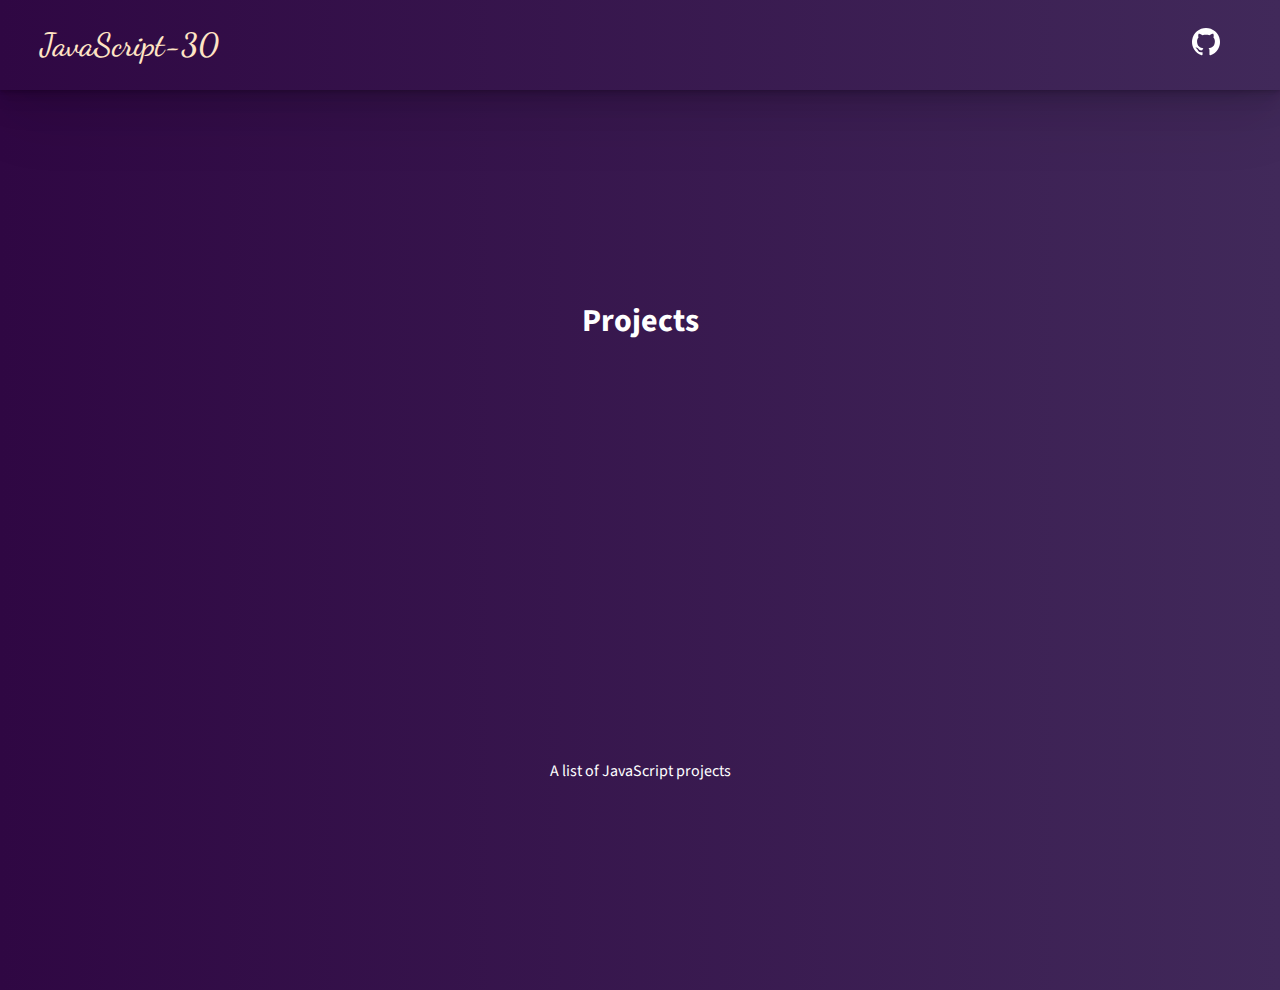
<file: index.html>
<!DOCTYPE html>
<html lang="en">
  <head>
    <meta charset="UTF-8" />
    <meta name="viewport" content="width=device-width, initial-scale=1.0" />
    <meta http-equiv="X-UA-Compatible" content="ie=edge" />
    <title>JavaScript-30</title>
    <link rel="stylesheet" href="style.css" />
  </head>
  <body>
    <nav class="navBar">
      <h1 class="title">JavaScript-30</h1>
      <a href="https://www.github.com/RakeshSangem"
        ><svg width="28" height="28" viewBox="0 0 28 28" fill="white">
          <path
            fill-rule="evenodd"
            clip-rule="evenodd"
            d="M13.9749 8.34835e-05C10.6567 0.000530041 7.44691 1.1815 4.91967 3.33174C2.39243 5.48198 0.712627 8.46121 0.180751 11.7365C-0.351124 15.0118 0.299623 18.3695 2.01659 21.209C3.73355 24.0484 6.40472 26.1844 9.55227 27.2348C10.2511 27.3646 10.5506 26.9353 10.5506 26.5659V24.1899C6.66706 25.0285 5.84842 22.313 5.84842 22.313C5.57533 21.4572 5.00055 20.7299 4.23111 20.2664C2.96322 19.4078 4.33095 19.4178 4.33095 19.4178C4.77382 19.4804 5.19653 19.6433 5.5668 19.8942C5.93708 20.1451 6.24512 20.4773 6.4674 20.8654C6.8541 21.559 7.50041 22.0706 8.26424 22.2878C9.02807 22.5049 9.84687 22.4099 10.5406 22.0235C10.597 21.3151 10.9093 20.6515 11.4192 20.1566C8.32431 19.7972 5.05974 18.5992 5.05974 13.2481C5.0371 11.8583 5.55214 10.5134 6.49735 9.4943C6.06952 8.2905 6.11954 6.96847 6.63711 5.80044C6.63711 5.80044 7.80517 5.42107 10.4807 7.22807C12.7684 6.60406 15.1814 6.60406 17.4691 7.22807C20.1347 5.42107 21.3027 5.80044 21.3027 5.80044C21.8203 6.96847 21.8703 8.2905 21.4425 9.4943C22.3877 10.5134 22.9027 11.8583 22.8801 13.2481C22.8801 18.6191 19.6155 19.7972 16.5007 20.1466C16.8344 20.4848 17.0917 20.8906 17.2553 21.3366C17.4189 21.7826 17.485 22.2586 17.4491 22.7323V26.5659C17.4491 27.0252 17.6987 27.3746 18.4475 27.2348C21.5992 26.1831 24.2731 24.043 25.9898 21.1983C27.7065 18.3536 28.3536 14.9904 27.8152 11.7118C27.2768 8.43318 25.588 5.4536 23.0517 3.30736C20.5154 1.16111 17.2974 -0.0113949 13.9749 8.34835e-05V8.34835e-05Z"
            fill="white"
          ></path></svg
      ></a>
    </nav>
    <main class="hero">
      <h1>Projects</h1>
      <p>A list of JavaScript projects</p>
      <!-- <div class="projects-container"> -->
      <!-- Project-card -->
      <!-- <div class="project-card">
          <div class="img-container">
            <img
              src="https://images.unsplash.com/photo-1488590528505-98d2b5aba04b?ixlib=rb-4.0.3&ixid=MnwxMjA3fDB8MHxwaG90by1wYWdlfHx8fGVufDB8fHx8&auto=format&fit=crop&w=870&q=80"
              alt=""
            />
          </div>
          <h2>Drumb kit</h2>
          <p>A project based on HTML CSS JavaScript</p>
        </div> -->
      <!-- </div> -->
    </main>
    <script type="module" src="index.js"></script>
  </body>
</html>
</file>
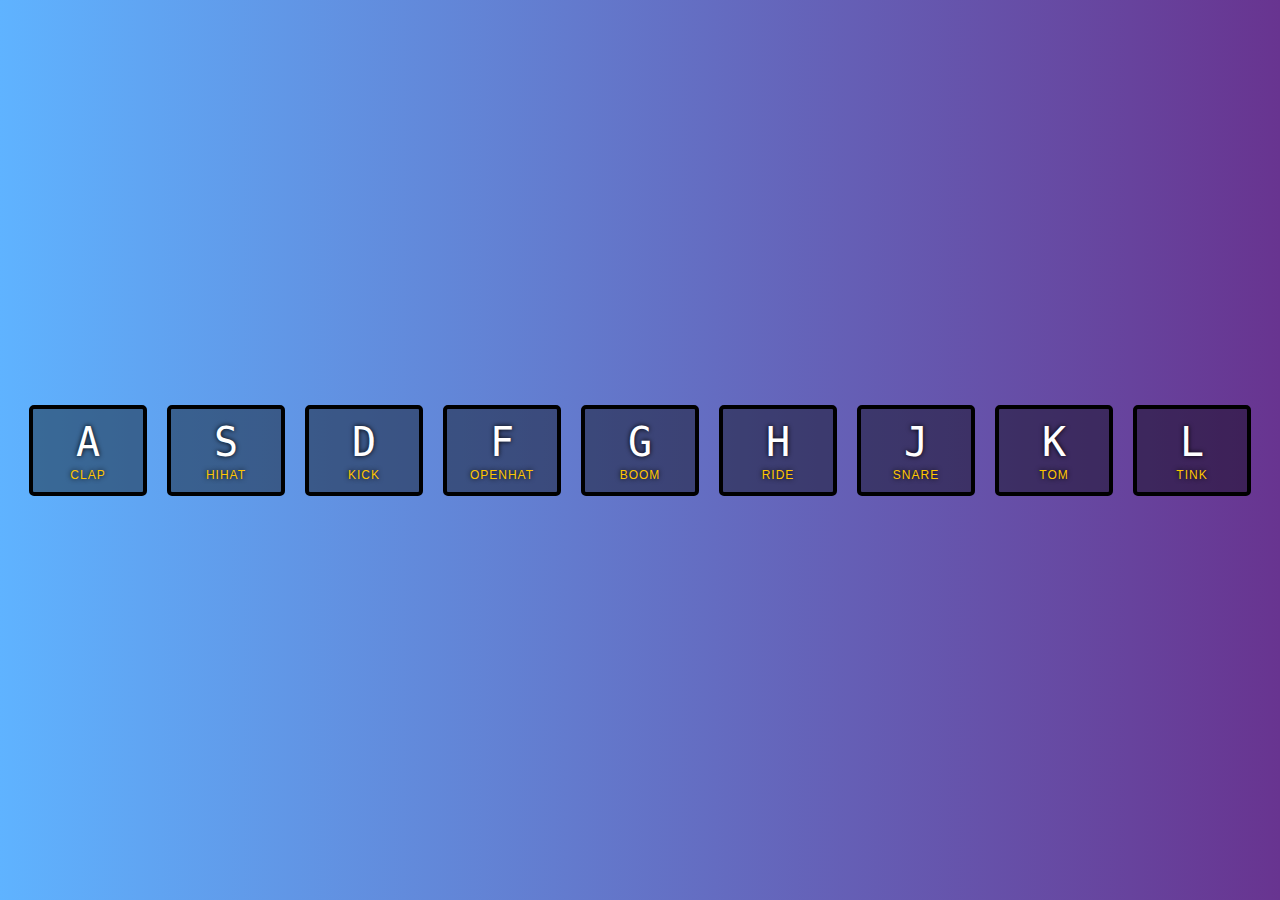
<file: 1- Drum kit/index.html>
<!DOCTYPE html>
<html lang="en">
  <head>
    <meta charset="UTF-8" />
    <title>JS Drum Kit</title>
    <link rel="stylesheet" href="style.css" />
  </head>
  <body>
    <div class="keys">
      <div data-key="65" class="key">
        <kbd>A</kbd>
        <span class="sound">clap</span>
      </div>
      <div data-key="83" class="key">
        <kbd>S</kbd>
        <span class="sound">hihat</span>
      </div>
      <div data-key="68" class="key">
        <kbd>D</kbd>
        <span class="sound">kick</span>
      </div>
      <div data-key="70" class="key">
        <kbd>F</kbd>
        <span class="sound">openhat</span>
      </div>
      <div data-key="71" class="key">
        <kbd>G</kbd>
        <span class="sound">boom</span>
      </div>
      <div data-key="72" class="key">
        <kbd>H</kbd>
        <span class="sound">ride</span>
      </div>
      <div data-key="74" class="key">
        <kbd>J</kbd>
        <span class="sound">snare</span>
      </div>
      <div data-key="75" class="key">
        <kbd>K</kbd>
        <span class="sound">tom</span>
      </div>
      <div data-key="76" class="key">
        <kbd>L</kbd>
        <span class="sound">tink</span>
      </div>
    </div>

    <audio data-key="65" src="sounds/clap.wav"></audio>
    <audio data-key="83" src="sounds/hihat.wav"></audio>
    <audio data-key="68" src="sounds/kick.wav"></audio>
    <audio data-key="70" src="sounds/openhat.wav"></audio>
    <audio data-key="71" src="sounds/boom.wav"></audio>
    <audio data-key="72" src="sounds/ride.wav"></audio>
    <audio data-key="74" src="sounds/snare.wav"></audio>
    <audio data-key="75" src="sounds/tom.wav"></audio>
    <audio data-key="76" src="sounds/tink.wav"></audio>

    <script>
      function playSound(e) {
        const audio = document.querySelector(`audio[data-key="${e.keyCode}"]`);
        const key = document.querySelector(`.key[data-key="${e.keyCode}"]`);
        if (!audio) return;
        audio.currentTime = 0;
        audio.play();
        key.classList.add("playing");
      }

      function removeTransition(e) {
        if (e.propertyName !== "transform") return;
        this.classList.remove("playing");
      }

      const keys = document
        .querySelectorAll(".key")
        .forEach((key) =>
          key.addEventListener("transitionend", removeTransition)
        );

      window.addEventListener("keydown", playSound);
    </script>
  </body>
</html>
</file>
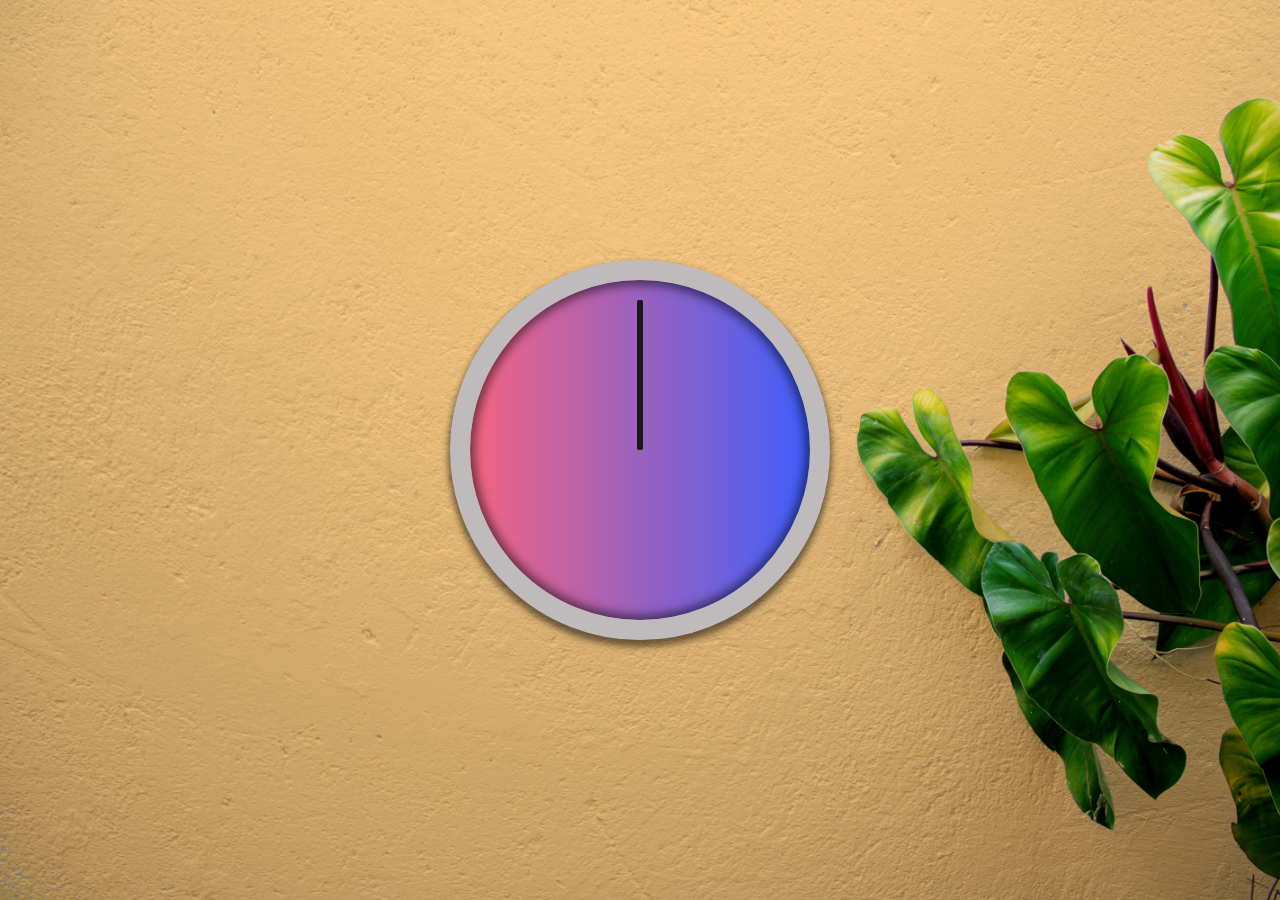
<file: 2 - Analog Clock/index.html>
<!DOCTYPE html>
<html lang="en">
<head>
  <meta charset="UTF-8">
  <meta http-equiv="X-UA-Compatible" content="IE=edge">
  <meta name="viewport" content="width=device-width, initial-scale=1.0">
  <link rel="stylesheet" href="style.css"><title>Anolog Clock</title>
</head>
<body>
  <main class="main-container">
    <div class="clockFrame">
      <div class="clock">
        <div class="hand hours-hand"></div>
        <div class="hand min-hand"></div>
        <div class="hand sec-hand"></div>
      </div>
    </div>
  </main>
  <script src="script.js"></script>
</body>
</html>
</file>
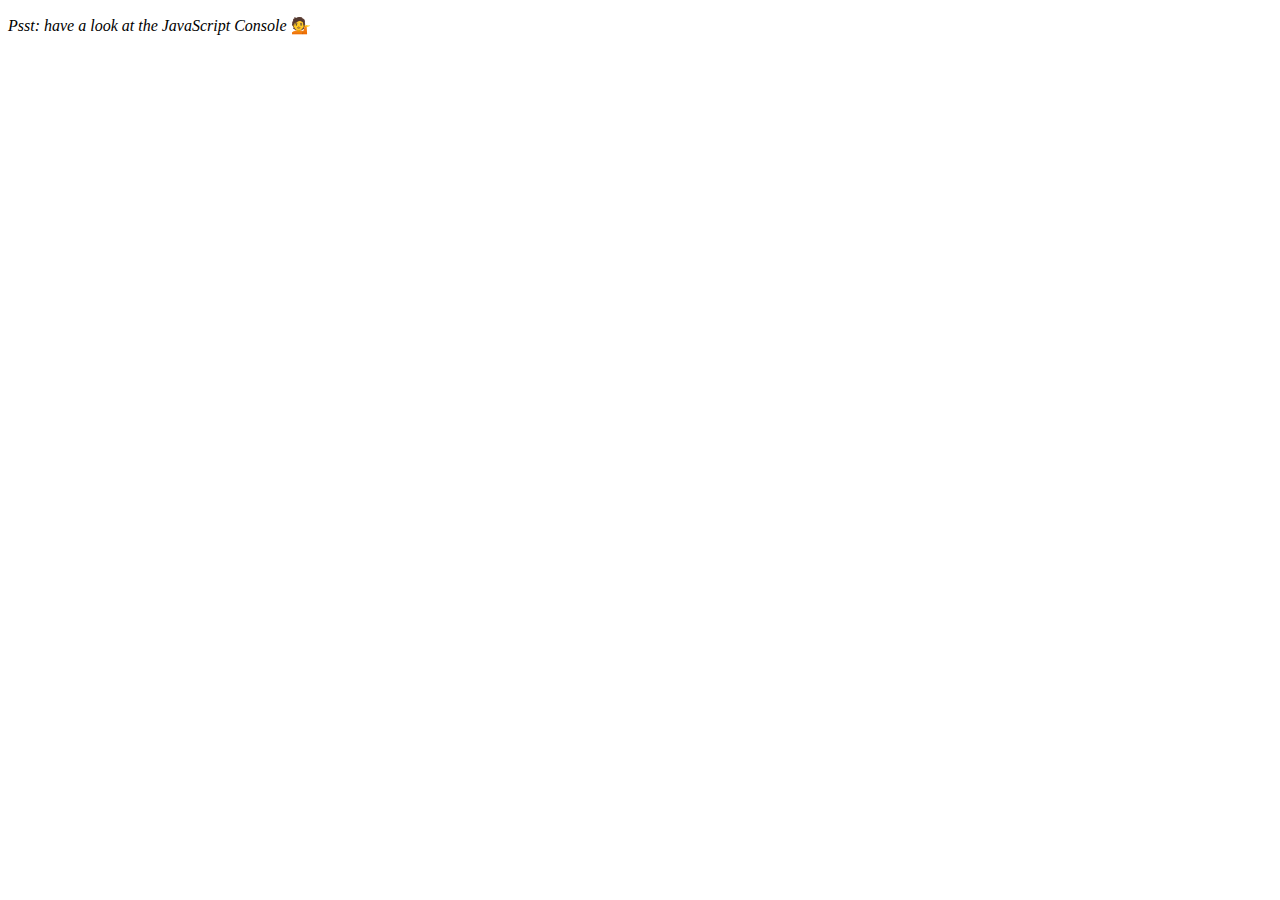
<file: Array-cardio/index.html>
<!DOCTYPE html>
<html lang="en">
  <head>
    <meta charset="UTF-8" />
    <title>Array Cardio 💪</title>
  </head>
  <body>
    <p><em>Psst: have a look at the JavaScript Console</em> 💁</p>
    <script>
      // Get your shorts on - this is an array workout!
      // ## Array Cardio Day 1

      // Some data we can work with

      const inventors = [
        { first: "Albert", last: "Einstein", year: 1879, passed: 1955 },
        { first: "Isaac", last: "Newton", year: 1643, passed: 1727 },
        { first: "Galileo", last: "Galilei", year: 1564, passed: 1642 },
        { first: "Marie", last: "Curie", year: 1867, passed: 1934 },
        { first: "Johannes", last: "Kepler", year: 1571, passed: 1630 },
        { first: "Nicolaus", last: "Copernicus", year: 1473, passed: 1543 },
        { first: "Max", last: "Planck", year: 1858, passed: 1947 },
        { first: "Katherine", last: "Blodgett", year: 1898, passed: 1979 },
        { first: "Ada", last: "Lovelace", year: 1815, passed: 1852 },
        { first: "Sarah E.", last: "Goode", year: 1855, passed: 1905 },
        { first: "Lise", last: "Meitner", year: 1878, passed: 1968 },
        { first: "Hanna", last: "Hammarström", year: 1829, passed: 1909 },
      ];

      const people = [
        "Bernhard, Sandra",
        "Bethea, Erin",
        "Becker, Carl",
        "Bentsen, Lloyd",
        "Beckett, Samuel",
        "Blake, William",
        "Berger, Ric",
        "Beddoes, Mick",
        "Beethoven, Ludwig",
        "Belloc, Hilaire",
        "Begin, Menachem",
        "Bellow, Saul",
        "Benchley, Robert",
        "Blair, Robert",
        "Benenson, Peter",
        "Benjamin, Walter",
        "Berlin, Irving",
        "Benn, Tony",
        "Benson, Leana",
        "Bent, Silas",
        "Berle, Milton",
        "Berry, Halle",
        "Biko, Steve",
        "Beck, Glenn",
        "Bergman, Ingmar",
        "Black, Elk",
        "Berio, Luciano",
        "Berne, Eric",
        "Berra, Yogi",
        "Berry, Wendell",
        "Bevan, Aneurin",
        "Ben-Gurion, David",
        "Bevel, Ken",
        "Biden, Joseph",
        "Bennington, Chester",
        "Bierce, Ambrose",
        "Billings, Josh",
        "Birrell, Augustine",
        "Blair, Tony",
        "Beecher, Henry",
        "Biondo, Frank",
      ];

      // Array.prototype.filter()
      // 1. Filter the list of inventors for those who were born in the 1500's
      // const fifteen = inventors.filter(
      //   (inv) => inv.year >= 1500 && inv.year < 1600
      // );
      // console.table(...fifteen);

      // Array.prototype.map()
      // 2. Give us an array of the inventors first and last names
      // const inventorsNames = inventors.map((inv) => `${inv.first} ${inv.last}`);
      // console.log(inventorsNames);

      // Array.prototype.sort()
      // 3. Sort the inventors by birthdate, oldest to youngest

      // const ascending = inventors.sort((a, b) => a.passed - b.year);
      // console.table(ascending);

      // Array.prototype.reduce()
      // // 4. How many years did all the inventors live all together?
      // const lived = inventors.reduce(
      //   (total, inventor) => total + (inventor.passed - inventor.year),
      //   0
      // );
      // console.log(lived);

      // 5. Sort the inventors by years lived
      // const long = inventors.sort(
      //   (a,b) => (a.passed - a.year) > (a.passed - a.year)
      // );
      // console.table(long);

      // 6. create a list of Boulevards in Paris that contain 'de' anywhere in the name
      // https://en.wikipedia.org/wiki/Category:Boulevards_in_Paris
      const links = document.querySelectorAll(".mw-category a");

      console.log(links);

      // 7. sort Exercise
      // Sort the people alphabetically by last name

      // 8. Reduce Exercise
      // Sum up the instances of each of these
      const data = [
        "car",
        "car",
        "truck",
        "truck",
        "bike",
        "walk",
        "car",
        "van",
        "bike",
        "walk",
        "car",
        "van",
        "car",
        "truck",
      ];
    </script>
  </body>
</html>
</file>
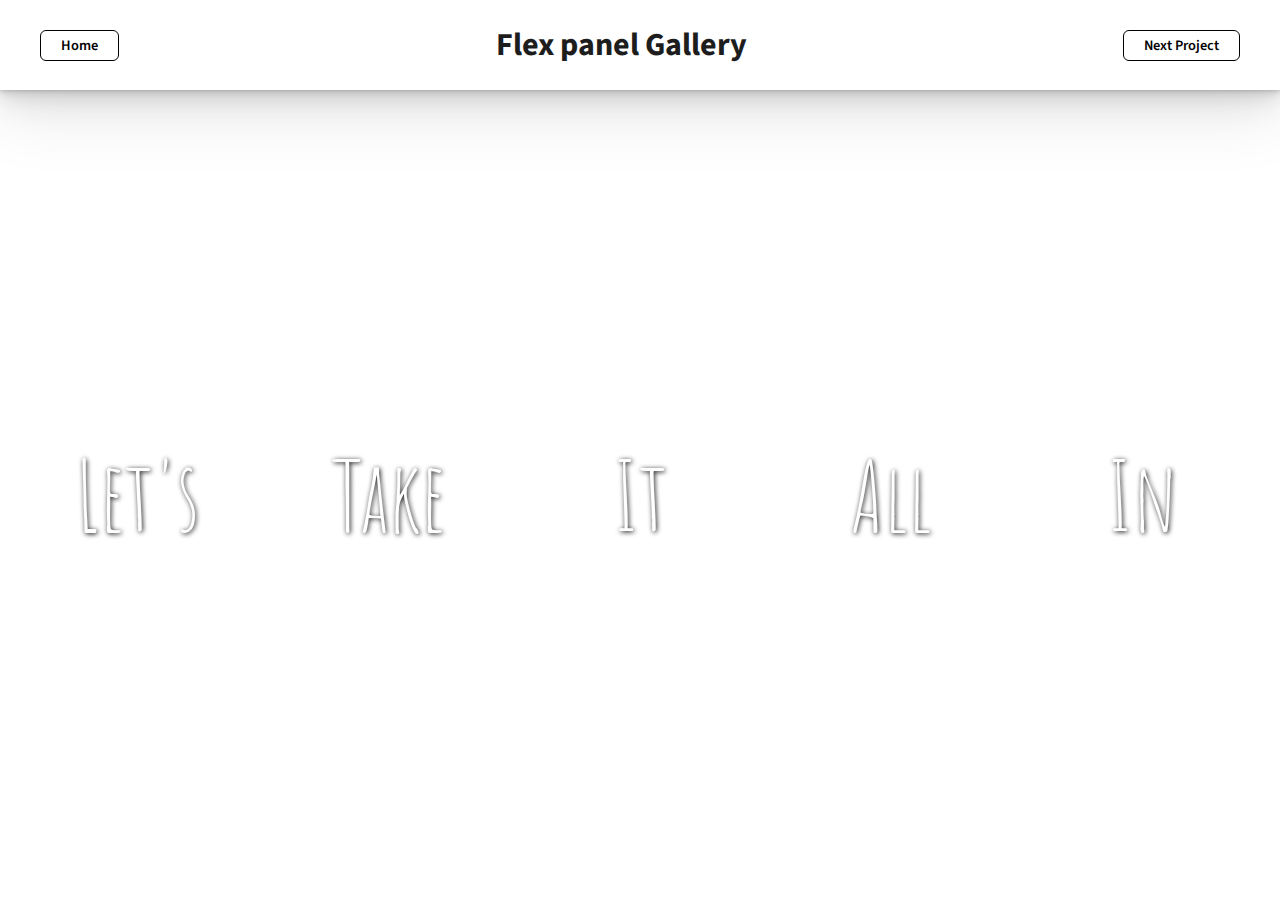
<file: flex-image/index.html>
<!DOCTYPE html>
<html lang="en">

<head>
  <meta charset="UTF-8" />
  <title>Flex Panels 💪</title>
  <link href="https://fonts.googleapis.com/css?family=Amatic+SC" rel="stylesheet" type="text/css" />
  <link rel="stylesheet" href="style.css" />
</head>

<body>
  <!-- navbar -->
  <nav class="navBar">
    <button class="btn btnHome"><a href="">Home</a></button>
    <h1 class="title">Flex panel Gallery</h1>
    <button class="btn btnNext"><a href="">Next Project</a></button>
  </nav>

  <div class="panels">
    <div class="panel panel1">
      <p class="textEffect">Hey</p>
      <p>Let's</p>
      <p class="textEffect">Dance</p>
    </div>
    <div class="panel panel2">
      <p class="textEffect">Give</p>
      <p>Take</p>
      <p class="textEffect">Receive</p>
    </div>
    <div class="panel panel3">
      <p class="textEffect">Experience</p>
      <p>It</p>
      <p class="textEffect">Today</p>
    </div>
    <div class="panel panel4">
      <p class="textEffect">Give</p>
      <p>All</p>
      <p class="textEffect">You can</p>
    </div>
    <div class="panel panel5">
      <p class="textEffect">Life</p>
      <p>In</p>
      <p class="textEffect">Motion</p>
    </div>
  </div>

  <script src="index.js" type="module"></script>
</body>

</html>
</file>
<file: style.css>
@import url("https://fonts.googleapis.com/css2?family=Source+Sans+Pro:wght@300;400;600;700&display=swap");
@import url('https://fonts.googleapis.com/css2?family=Dancing+Script:wght@400;500;600&display=swap');
*,
*::before,
*::after {
  margin: 0;
  padding: 0;
  box-sizing: border-box;
  overscroll-behavior-x:none;
}
html {
  font-family: "Source Sans Pro", sans-serif;
}

.navBar {
  width: 100vw;
  height: 10vh;
  display: flex;
  padding: 0 40px;
  align-items: center;
  justify-content: space-between;
  box-shadow: rgba(0, 0, 0, 0.07) 0px 1px 2px, rgba(0, 0, 0, 0.07) 0px 2px 4px,
    rgba(0, 0, 0, 0.07) 0px 4px 8px, rgba(0, 0, 0, 0.07) 0px 8px 16px,
    rgba(0, 0, 0, 0.07) 0px 16px 32px, rgba(0, 0, 0, 0.07) 0px 32px 64px;
 
}
nav .title {
  color: bisque;
  font-family: 'Dancing Script','cursive';
  font-weight: 600;
}
a {
  text-decoration: none;
  color: black;
  font-size: 0.9rem;
  padding: 20px;
  font-weight: 600;
}
.title {
  color: rgb(29, 29, 29);
}
.btn {
  padding: 4px 0;
  border: 1px solid black;
  border-radius: 6px;
  background-color: transparent;
}
body {
  background: #41295a; /* fallback for old browsers */
  background: -webkit-linear-gradient(
    to right,
    #2f0743,
    #41295a
  ); /* Chrome 10-25, Safari 5.1-6 */
  background: linear-gradient(
    to right,
    #2f0743,
    #41295a
  ); 
}
main {
  width: 100vw;
  height: 100vh;
  display: grid;
  place-items: center;
  color: white;
}
.projects-container {
  width: 90vw;
  height: 80vh;
  display: flex;
  gap: 18px;
  flex-wrap: wrap;
  justify-content: center;
}
.project-card {
  width: 300px;
  height: 350px;
  padding: 10px;
  border-radius: 10px;
  background-color: rgb(255, 255, 255);
  border: 1px solid rgb(185, 185, 185);
  box-shadow: 0px 3px 6px rgba(0, 0, 0, 0.366);
}
.img-container {
  width: 100%;
  margin-bottom: 10px;
}
.img-container img {
  object-fit: cover;
  width: 100%;
  border-radius: 8px;
}
.project-card h2 {
  font-size: 2rem;
  font-weight: 600;
  color: rgb(55, 52, 59);
}
.project-card p {
  font-size: 1.1rem;
  color: rgb(67, 63, 77);
}
</file>
<file: 1- Drum kit/style.css>
html {
  font-size: 10px;
  background: rgb(95,179,255);
  background: linear-gradient(90deg, rgba(95,179,255,1) 0%, rgba(104,52,144,1) 100%, rgba(0,212,255,1) 100%);
}

body,html {
  margin: 0;
  padding: 0;
  font-family: sans-serif;
}

.keys {
  display: flex;
  flex: 1;
  flex-wrap: wrap;
  min-height: 100vh;
  align-items: center;
  justify-content: center;
}

.key {
  border: .4rem solid black;
  border-radius: .5rem;
  margin: 1rem;
  font-size: 1.5rem;
  padding: 1rem .5rem;
  transition: all .07s ease;
  width: 10rem;
  text-align: center;
  color: white;
  background: rgba(0,0,0,0.4);
  text-shadow: 0 0 .5rem black;
}

.playing {
  transform: scale(1.1);
  border-color: #ffc600;
  box-shadow: 0 0 1rem #ffc600;
}

kbd {
  display: block;
  font-size: 4rem;
}

.sound {
  font-size: 1.2rem;
  text-transform: uppercase;
  letter-spacing: .1rem;
  color: #ffc600;
}
</file>
<file: 2 - Analog Clock/style.css>
* {
  margin: 0;
  padding: 0;
  box-sizing: border-box;
}
main {
  width: 100wh;
  height: 100vh;
  /* background-color: red; */
  display: grid;
  place-items: center;
  background-color: #476a8d;
  background-image: url("wall.jpg");
  /* image-resolution: 16/9; */
  /* background: url(mountain.jpg); */
  background-repeat: no-repeat;
  background-size: cover;
}
.clock {
  position: relative;
  width: 300px;
  height: 300px;
  margin: 20px;
  transform: translateY(-3px);
}
.clockFrame {
  /* background-color: rgb(203, 186, 0); */
  border: 20px solid rgb(191, 187, 189);
  border-radius: 50%;
  background: linear-gradient(90deg, #f56481 0%, #3f5efb 100%);
  background-color: #b42c2e;
  box-shadow: inset 0 0 10px 5px rgba(0, 0, 0, 0.5),
    0 5px 6px 2px rgba(0, 0, 0, 0.5);
}
.hand {
  position: absolute;
  width: 50%;
  height: 6px;
  border-radius: 4px;
  background-color: rgb(25, 25, 25);
  top: 50%;
  transform-origin: 100%;
  transform: rotate(90deg);
  transition: all cubic-bezier(0.215, 0.61, 0.355, 1);
}
</file>
<file: flex-image/style.css>
@import url("https://fonts.googleapis.com/css2?family=Source+Sans+Pro:wght@300;400;600;700&display=swap");
*,
*:before,
*:after {
  box-sizing: border-box;
  font-family: "Source Sans Pro", sans-serif;
  margin: 0;
  padding: 0;
}

.navBar {
  width: 100vw;
  height: 10vh;
  display: flex;
  padding: 0 40px;
  align-items: center;
  
  /* color: white; */
  justify-content: space-between;
  box-shadow: rgba(0, 0, 0, 0.07) 0px 1px 2px, rgba(0, 0, 0, 0.07) 0px 2px 4px,
    rgba(0, 0, 0, 0.07) 0px 4px 8px, rgba(0, 0, 0, 0.07) 0px 8px 16px,
    rgba(0, 0, 0, 0.07) 0px 16px 32px, rgba(0, 0, 0, 0.07) 0px 32px 64px;
  /* box-shadow: rgba(50, 50, 93, 0.25) 0px 6px 12px -2px, rgba(0, 0, 0, 0.3) 0px 3px 7px -3px; */
  /* background-color: rgba(31, 67, 104, 0.459); */
  /* background-image: linear-gradient(62deg, #8ec5fc 0%, #e0c3fc 100%); */
}

a {
  text-decoration: none;
  color: black;
  font-size: 0.9rem;
  padding: 20px;
  font-weight: 600;
}
.title {
  color: rgb(29, 29, 29);
}
.btn {
  padding: 4px 0;
  border: 1px solid black;
  border-radius: 6px;
  background-color: transparent;
}

.panel1 {
  background-image: url(https://images.unsplash.com/photo-1488590528505-98d2b5aba04b?ixlib=rb-4.0.3&ixid=MnwxMjA3fDB8MHxwaG90by1wYWdlfHx8fGVufDB8fHx8&auto=format&fit=crop&w=870&q=80);
}
.panel2 {
  background-image: url(https://images.unsplash.com/photo-1620570623737-efc0ec4ab486?ixlib=rb-4.0.3&ixid=MnwxMjA3fDB8MHxwaG90by1wYWdlfHx8fGVufDB8fHx8&auto=format&fit=crop&w=1470&q=80);
}
.panel3 {
  background-image: url(https://images.unsplash.com/photo-1581090700227-1e37b190418e?ixlib=rb-4.0.3&ixid=MnwxMjA3fDB8MHxwaG90by1wYWdlfHx8fGVufDB8fHx8&auto=format&fit=crop&w=870&q=80);
}
.panel4 {
  background-image: url(https://images.unsplash.com/photo-1492879291357-620e858bd26a?ixlib=rb-4.0.3&ixid=MnwxMjA3fDB8MHxwaG90by1wYWdlfHx8fGVufDB8fHx8&auto=format&fit=crop&w=870&q=80);
}
.panel5 {
  background-image: url(https://source.unsplash.com/3MNzGlQM7qs/1500x1500);
}

/* Flex Children */
.panels {
  width: 100vw;
  height: 90vh;
  display: flex;
  align-items: center;
  justify-content: center;
  gap: 1rem;
  padding: 0 20px;
  overflow: hidden;
  overscroll-behavior-x: none;
  /* background-color: rgb(134, 109, 27); */
}
.panel {
  display: flex;
  flex: 1;
  align-items: center;
  flex-direction: column;
  justify-content: center;
  background-size: cover;
  gap: 4rem;
  background-position: center;
  border-radius: 20px;
  overflow: hidden;
  padding: 20px 0;
  transition: all 0.8s cubic-bezier(0.66, -0.21, 0.36, 0.8);
}
.panel p {
  font-size: 3rem;
  /* font-weight: 300; */
  font-family: "Amatic SC", cursive;
  /* font-family: 'Baloo 2', cursive; */
  color: white;
  text-shadow: 1px 1px 5px black;
}
.textEffect p {
  transform: translateY(-60%);
}
.active {
  flex-grow: 3;
  /* filter: brightness(0.5); */
}
.panel p:nth-child(1) {
  transition: transform 0.5s 0.5s ease-in;
  transform: translateY(-50vh);
}
.panel p:nth-child(2) {
  font-size: 6rem;
}

.panel p:nth-child(3) {
  transition: transform 0.5s 0.5s ease-out;
  transform: translateY(50vh);
}
</file>
